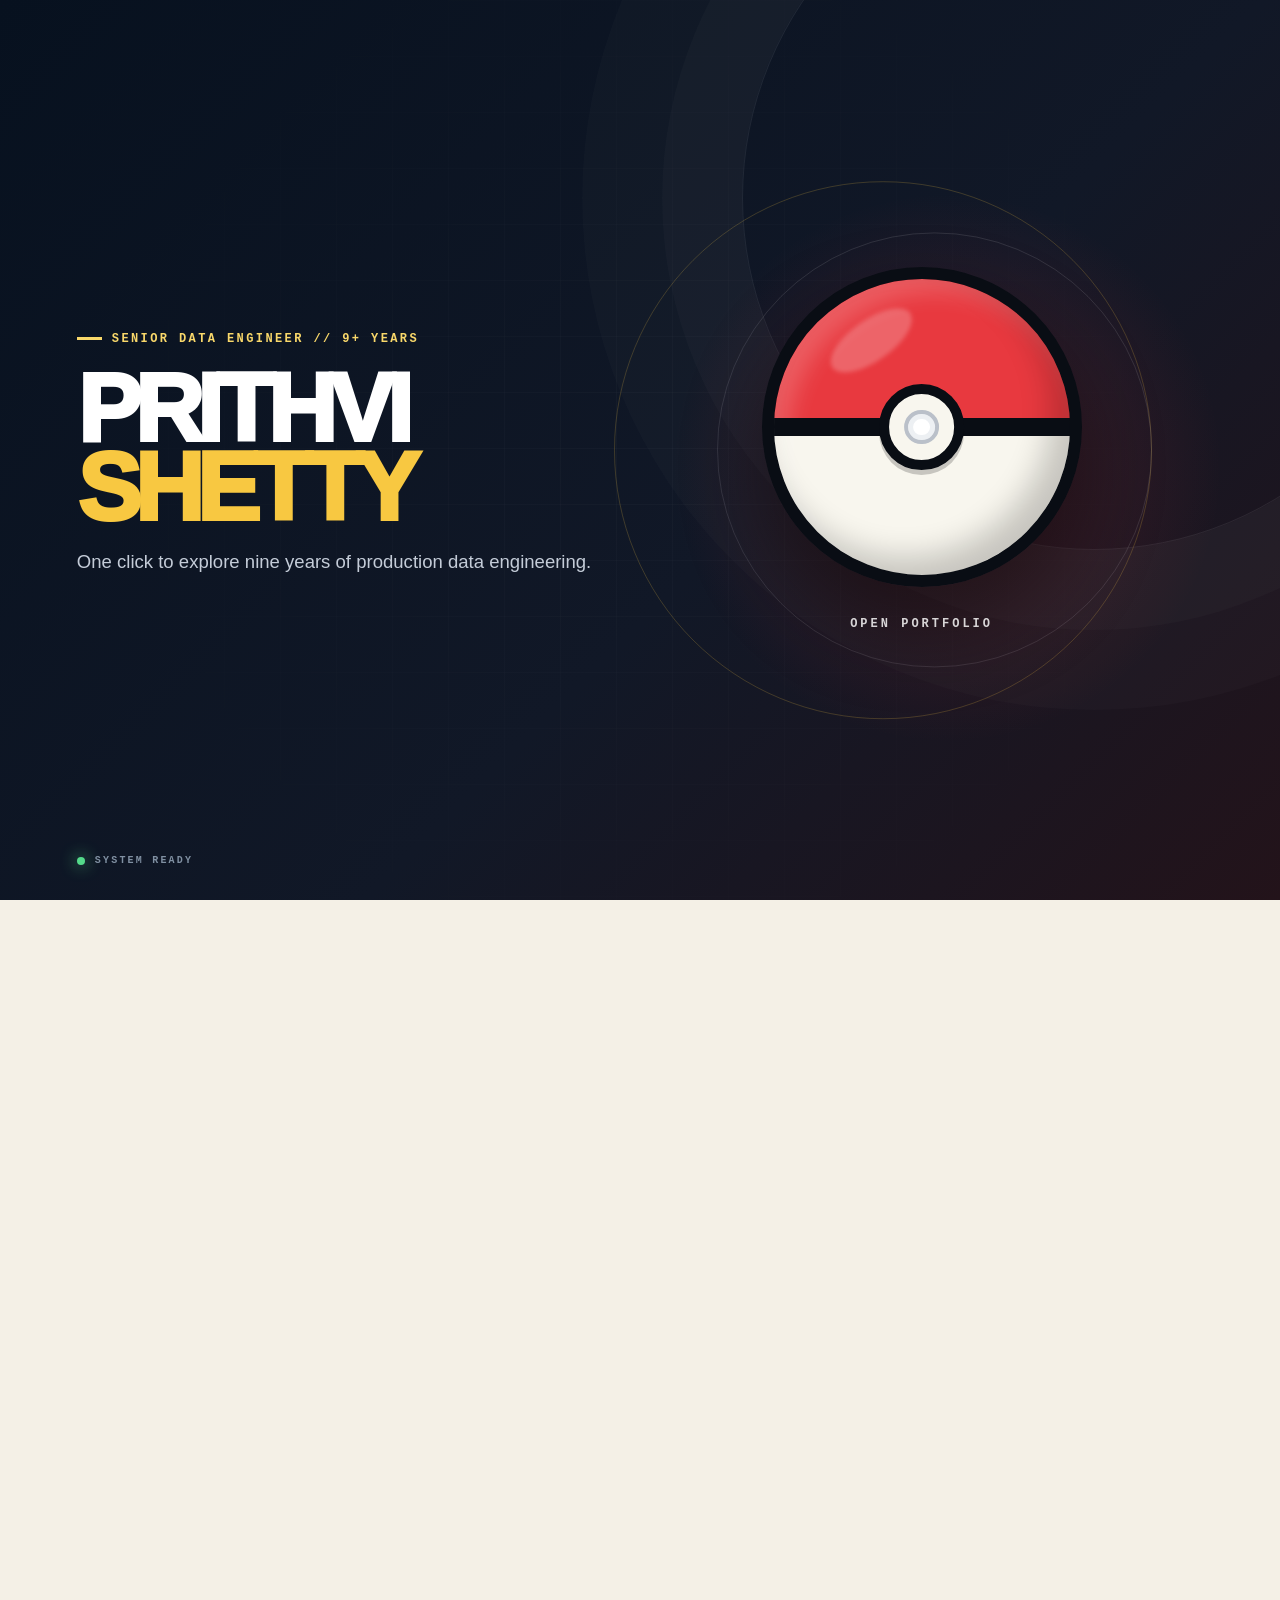
<file: index.html>
<!doctype html>
<html lang="en">
<head>
  <meta charset="utf-8">
  <meta name="viewport" content="width=device-width, initial-scale=1">
  <title>Prithvi Shetty | Senior Data Engineer</title>
  <meta name="description" content="Senior Data Engineer with 9+ years building governed cloud data platforms and batch and streaming pipelines across healthcare, insurance and banking.">
  <meta name="theme-color" content="#111827">
  <link rel="canonical" href="https://prithvishetty319.github.io/">
  <meta property="og:title" content="Prithvi Shetty | Senior Data Engineer">
  <meta property="og:description" content="Cloud-scale data platforms. Governed pipelines. Production reliability.">
  <meta property="og:type" content="website">
  <meta property="og:url" content="https://prithvishetty319.github.io/">
  <meta property="og:image" content="https://prithvishetty319.github.io/prithvi-shetty-social-preview.png">
  <meta property="og:image:width" content="1731">
  <meta property="og:image:height" content="909">
  <meta property="og:image:alt" content="Prithvi Shetty, Senior Data Engineer">
  <meta name="twitter:card" content="summary_large_image">
  <meta name="twitter:title" content="Prithvi Shetty | Senior Data Engineer">
  <meta name="twitter:description" content="Cloud-scale data platforms. Governed pipelines. Production reliability.">
  <meta name="twitter:image" content="https://prithvishetty319.github.io/prithvi-shetty-social-preview.png">
  <link rel="icon" href="favicon.svg">
  <link rel="stylesheet" href="styles.css">
  <style>
    .cert-status {
      color: var(--yellow);
      display: block;
      font-style: normal;
      font-weight: 900;
      letter-spacing: .09em;
      margin-bottom: 8px;
    }

    .cert-list small {
      color: #cbd5e1;
      display: block;
      font-size: 8px;
      letter-spacing: .08em;
      margin-top: 6px;
    }
  </style>
</head>
<body>
<main>
<section class="entry-screen  " aria-hidden="false">
<div class="entry-grid">
</div>
<div class="entry-orbit orbit-one">
</div>
<div class="entry-orbit orbit-two">
</div>
<div class="entry-copy">
<span class="eyebrow light">SENIOR DATA ENGINEER // 9+ YEARS</span>
<h1>Prithvi<br/>
<em>Shetty</em>
</h1>
<p>One click to explore nine years of production data engineering.</p>
</div>
<button class="pokeball-trigger" aria-label="Open Prithvi Shetty&#x27;s portfolio">
<span class="pokeball " aria-hidden="true">
<span class="pokeball-shine">
</span>
<span class="pokeball-band">
</span>
<span class="pokeball-button">
<span>
</span>
</span>
</span>
<span class="trigger-label">OPEN PORTFOLIO</span>
</button>
<div class="entry-status">
<span>
</span> SYSTEM READY</div>
</section>
<div class="portfolio " aria-hidden="true">
<header class="site-header">
<a class="brand" href="#top" aria-label="Prithvi Shetty home">
<span class="pokeball pokeball-compact" aria-hidden="true">
<span class="pokeball-shine">
</span>
<span class="pokeball-band">
</span>
<span class="pokeball-button">
<span>
</span>
</span>
</span>
<span>
<strong>PRITHVI</strong>
<small>DATA ENGINEER</small>
</span>
</a>
<nav aria-label="Main navigation">
<a href="#profile">Profile</a>
<a href="#experience">Journey</a>
<a href="#projects">Projects</a>
<a href="#contact">Contact</a>
</nav>
<a class="header-cta" href="Prithvi_Shetty_Senior_Data_Engineer_Resume.pdf" target="_blank" rel="noreferrer">View résumé ↗</a>
</header>
<section class="hero" id="top">
<div class="hero-rings" aria-hidden="true">
<span>
</span>
<span>
</span>
<span>
</span>
</div>
<div class="hero-content">
<span class="eyebrow">SENIOR DATA ENGINEER // UNITED STATES</span>
<h2>I build data platforms<br/>that stay <em>production-ready.</em>
</h2>
<p class="hero-lede">
<strong>Nine years</strong> designing reliable batch and streaming systems across healthcare, insurance and banking. Built with <strong>cloud-scale engineering</strong>, governed data and measurable operational discipline.</p>
<div class="hero-proof" aria-label="Core expertise">
<span>
<b>CORE PLATFORMS</b>Azure · AWS · Databricks · Snowflake</span>
<span>
<b>ENGINEERING FOCUS</b>Batch · Streaming · Governance · Reliability</span>
</div>
<div class="hero-actions">
<a class="button primary" href="#projects">Explore projects <span>↓</span>
</a>
<a class="button secondary" href="https://github.com/prithvishetty319" target="_blank" rel="noreferrer">Review GitHub <span>↗</span>
</a>
</div>
</div>
<aside class="trainer-card" aria-label="Professional profile summary">
<div class="card-topline">
<span>PROFESSIONAL PROFILE</span>
<span>#0319</span>
</div>
<div class="avatar-area">
<div class="avatar-mark">PS</div>
<div class="level-pill">9+ YEARS</div>
</div>
<div class="card-name">
<strong>PRITHVI SHETTY</strong>
<span>DATA PLATFORM SPECIALIST</span>
</div>
<div class="card-stats">
<div>
<span>REGION</span>
<strong>US / REMOTE</strong>
</div>
<div>
<span>SPECIALTY</span>
<strong>PLATFORM</strong>
</div>
<div>
<span>STATUS</span>
<strong class="available">AVAILABLE</strong>
</div>
</div>
<div class="card-code">
<i>
</i>
<i>
</i>
<i>
</i>
<i>
</i>
<i>
</i>
<i>
</i>
<i>
</i>
<i>
</i>
<i>
</i>
<i>
</i>
<i>
</i>
</div>
</aside>
</section>
<section class="stats-strip" aria-label="Career highlights">
<div>
<strong>9+</strong>
<span>
<b>EXPERIENCE</b>
<small>YEARS IN DATA ENGINEERING</small>
</span>
</div>
<div>
<strong>15–20</strong>
<span>
<b>DELIVERY</b>
<small>PRODUCTION PIPELINES AT CVS</small>
</span>
</div>
<div>
<strong>8–12</strong>
<span>
<b>INTEGRATION</b>
<small>SOURCE SYSTEMS AT CVS</small>
</span>
</div>
<div>
<strong>30%</strong>
<span>
<b>MODERNIZATION</b>
<small>LESS ETL PROCESSING TIME AT NORTHERN TRUST</small>
</span>
</div>
</section>
<section class="profile-section section-shell" id="profile">
<div class="section-heading">
<span class="section-number">01</span>
<div>
<span class="eyebrow">ENGINEERING PROFILE</span>
<h2>Platform instincts.<br/>Production discipline.</h2>
</div>
</div>
<div class="profile-grid">
<p class="profile-lead">I turn complex enterprise data into <strong>reliable products</strong> that analytics, operations and machine-learning teams can trust.</p>
<div class="profile-copy">
<p>My work spans <strong>cloud migrations, lakehouse architecture, batch and real-time pipelines, governance, quality and observability.</strong> I have delivered in environments where accuracy and auditability are part of the architecture rather than an afterthought.</p>
<p>
<strong>Current focus:</strong> Azure Data Factory and Databricks pipelines at CVS Health, with reusable PySpark transformations, incremental Delta Lake processing, Spark tuning and automated data-quality controls.</p>
</div>
</div>
<div class="skill-grid">
<article class="skill-card">
<span class="skill-index">01</span>
<h3>Cloud</h3>
<div class="skill-tags">
<span>Azure</span>
<span>AWS</span>
<span>Databricks</span>
<span>Snowflake</span>
<span>ADLS</span>
<span>S3</span>
</div>
</article>
<article class="skill-card">
<span class="skill-index">02</span>
<h3>Data Systems</h3>
<div class="skill-tags">
<span>Spark</span>
<span>PySpark</span>
<span>Kafka</span>
<span>Airflow</span>
<span>Delta Lake</span>
<span>dbt</span>
</div>
</article>
<article class="skill-card">
<span class="skill-index">03</span>
<h3>Engineering</h3>
<div class="skill-tags">
<span>Python</span>
<span>SQL</span>
<span>Terraform</span>
<span>Docker</span>
<span>Kubernetes</span>
<span>CI/CD</span>
</div>
</article>
<article class="skill-card">
<span class="skill-index">04</span>
<h3>Trust</h3>
<div class="skill-tags">
<span>Unity Catalog</span>
<span>Lineage</span>
<span>Data Quality</span>
<span>RBAC</span>
<span>HIPAA</span>
<span>Observability</span>
</div>
</article>
</div>
</section>
<section class="experience-section" id="experience">
<div class="section-shell">
<div class="section-heading inverted">
<span class="section-number">02</span>
<div>
<span class="eyebrow light">CAREER JOURNEY</span>
<h2>Built through real<br/>production systems.</h2>
</div>
</div>
<div class="timeline">
<article class="timeline-item">
<div class="timeline-marker">
<span>01</span>
</div>
<div class="timeline-date">APR 2024 - PRESENT</div>
<div class="timeline-main">
<h3>CVS Health</h3>
<h4>Senior Data Engineer</h4>
<p>Built Azure pipelines processing approximately 500 GB to 1 TB of healthcare and operational data per month. Developed reusable transformations across 15–20 production ETL/ELT pipelines and incremental ingestion across 8–12 source systems. Improved targeted Spark workload runtime by approximately 25–30% and reduced recurring downstream data-quality issues by approximately 20–25%.</p>
<span class="tool-line">Azure Data Factory · Databricks · Python · PySpark · SQL · Delta Lake · ADLS Gen2</span>
</div>
</article>

<article class="timeline-item">
<div class="timeline-marker">
<span>02</span>
</div>
<div class="timeline-date">NOV 2023 - MAR 2024</div>
<div class="timeline-main">
<h3>Galderma</h3>
<h4>Senior Data Engineer</h4>
<p>Supported and enhanced Azure and Databricks healthcare pipelines. Built PySpark, Delta Lake, Snowflake and dbt transformations with Unity Catalog governance and automated validation for reporting and ML-ready workflows.</p>
<span class="tool-line">Azure · Databricks · Snowflake · PySpark · Delta Lake</span>
</div>
</article>
<article class="timeline-item">
<div class="timeline-marker">
<span>03</span>
</div>
<div class="timeline-date">2021 - 2023</div>
<div class="timeline-main">
<h3>Blue Cross Blue Shield</h3>
<h4>Data Engineer</h4>
<p>Built production insurance pipelines and analytics foundations across AWS, Spark, Redshift and Snowflake while maintaining 98%+ SLA adherence.</p>
<span class="tool-line">AWS · Spark · Kafka · Airflow · Redshift</span>
</div>
</article>
<article class="timeline-item">
<div class="timeline-marker">
<span>04</span>
</div>
<div class="timeline-date">2020 - 2021</div>
<div class="timeline-main">
<h3>Northern Trust</h3>
<h4>ETL Engineer</h4>
<p>Modernized financial ETL and near-real-time reporting workflows. Reduced legacy processing time by 30% through platform migration.</p>
<span class="tool-line">Informatica · Talend · Kafka · AWS · Hadoop</span>
</div>
</article>
<article class="timeline-item">
<div class="timeline-marker">
<span>05</span>
</div>
<div class="timeline-date">2015 - 2018</div>
<div class="timeline-main">
<h3>Luxoft + Optimum InfoSystem</h3>
<h4>Hadoop Engineer / Data Analyst</h4>
<p>Built the foundation in distributed processing, ETL, SQL optimization, Python automation and analytics delivery.</p>
<span class="tool-line">Hadoop · Hive · Spark · Python · Tableau</span>
</div>
</article>
</div>
<div class="education-card">
<div>
<span class="eyebrow light">EDUCATION</span>
<h3>Master of Science<br/>Engineering Management</h3>
</div>
<div>
<strong>California State University, Northridge</strong>
<span>2018 - 2020</span>
</div>
<div class="cert-list">
<span><i class="cert-status">Currently preparing for</i>Microsoft Certified<br/>
<strong>Fabric Data Engineer Associate</strong><small>Exam DP-700</small>
</span>
<span><i class="cert-status">Currently preparing for</i>Databricks Certified<br/>
<strong>Data Engineer Associate</strong>
</span>
</div>
</div>
</div>
</section>
<section class="projects-section section-shell" id="projects">
<div class="section-heading">
<span class="section-number">03</span>
<div>
<span class="eyebrow">SELECTED ENGINEERING PROJECTS</span>
<h2>Six systems.<br/>One engineering standard.</h2>
</div>
</div>
<p class="section-intro">Architecture-first projects demonstrating how I approach scale, reliability, governance and operational tradeoffs.</p>
<div class="project-grid">
<a class="project-card water" href="https://github.com/prithvishetty319/enterprise-healthcare-data-platform" target="_blank" rel="noreferrer">
<div class="project-top">
<span>#<!-- -->001</span>
<span>AZURE / DATABRICKS</span>
</div>
<div class="project-symbol">
<span>
</span>
<i>
</i>
</div>
<h3>Enterprise Healthcare Data Platform</h3>
<p>Governed healthcare lakehouse with medallion layers, streaming ingestion, data quality controls and HIPAA-aligned access patterns.</p>
<div class="project-tags">
<span>PySpark</span>
<span>Delta Lake</span>
<span>Unity Catalog</span>
</div>
<div class="project-link">OPEN CASE FILE <span>↗</span>
</div>
</a>
<a class="project-card fire" href="https://github.com/prithvishetty319/zero-downtime-lakehouse-migration" target="_blank" rel="noreferrer">
<div class="project-top">
<span>#<!-- -->002</span>
<span>PLATFORM MODERNIZATION</span>
</div>
<div class="project-symbol">
<span>
</span>
<i>
</i>
</div>
<h3>Zero-Downtime Lakehouse Migration</h3>
<p>A phased migration blueprint with dual writes, reconciliation gates, rollback controls and measurable cutover readiness.</p>
<div class="project-tags">
<span>Spark</span>
<span>Terraform</span>
<span>Observability</span>
</div>
<div class="project-link">OPEN CASE FILE <span>↗</span>
</div>
</a>
<a class="project-card electric" href="https://github.com/prithvishetty319/metadata-driven-data-platform" target="_blank" rel="noreferrer">
<div class="project-top">
<span>#<!-- -->003</span>
<span>PLATFORM ENGINEERING</span>
</div>
<div class="project-symbol">
<span>
</span>
<i>
</i>
</div>
<h3>Metadata-Driven Data Platform</h3>
<p>Configuration-first ingestion and transformation framework designed to standardize onboarding, contracts and operational controls.</p>
<div class="project-tags">
<span>Airflow</span>
<span>Python</span>
<span>Data Contracts</span>
</div>
<div class="project-link">OPEN CASE FILE <span>↗</span>
</div>
</a>
<a class="project-card grass" href="https://github.com/prithvishetty319/realtime-claims-streaming-platform" target="_blank" rel="noreferrer">
<div class="project-top">
<span>#<!-- -->004</span>
<span>EVENT STREAMING</span>
</div>
<div class="project-symbol">
<span>
</span>
<i>
</i>
</div>
<h3>Real-Time Claims Streaming</h3>
<p>Claims processing architecture with event validation, replay-safe transformations, anomaly detection and real-time monitoring.</p>
<div class="project-tags">
<span>Kafka</span>
<span>Spark Streaming</span>
<span>AWS</span>
</div>
<div class="project-link">OPEN CASE FILE <span>↗</span>
</div>
</a>
<a class="project-card psychic" href="https://github.com/prithvishetty319/data-platform-observability" target="_blank" rel="noreferrer">
<div class="project-top">
<span>#<!-- -->005</span>
<span>RELIABILITY ENGINEERING</span>
</div>
<div class="project-symbol">
<span>
</span>
<i>
</i>
</div>
<h3>Data Platform Observability</h3>
<p>End-to-end health signals for freshness, volume, schema, lineage and SLA monitoring across production data products.</p>
<div class="project-tags">
<span>OpenLineage</span>
<span>Metrics</span>
<span>Alerting</span>
</div>
<div class="project-link">OPEN CASE FILE <span>↗</span>
</div>
</a>
<a class="project-card steel" href="https://github.com/prithvishetty319/secure-cloud-platform-iac" target="_blank" rel="noreferrer">
<div class="project-top">
<span>#<!-- -->006</span>
<span>CLOUD FOUNDATION</span>
</div>
<div class="project-symbol">
<span>
</span>
<i>
</i>
</div>
<h3>Secure Cloud Platform IaC</h3>
<p>Reusable infrastructure modules with least-privilege access, encryption, environment isolation and automated policy checks.</p>
<div class="project-tags">
<span>Terraform</span>
<span>IAM</span>
<span>CI/CD</span>
</div>
<div class="project-link">OPEN CASE FILE <span>↗</span>
</div>
</a>
</div>
<a class="all-projects" href="https://github.com/prithvishetty319?tab=repositories" target="_blank" rel="noreferrer">VIEW ALL GITHUB REPOSITORIES <span>↗</span>
</a>
</section>
<section class="contact-section" id="contact">
<div class="contact-orbit" aria-hidden="true">
<span class="pokeball " aria-hidden="true">
<span class="pokeball-shine">
</span>
<span class="pokeball-band">
</span>
<span class="pokeball-button">
<span>
</span>
</span>
</span>
</div>
<div class="section-shell contact-inner">
<span class="eyebrow light">BUILDING YOUR NEXT DATA PLATFORM?</span>
<h2>Let&#x27;s build the data<br/>platform behind it.</h2>
<p>Open to senior, lead and data-platform engineering opportunities in the United States.</p>
<div class="contact-actions">
<a href="mailto:prithvishetty096@gmail.com">EMAIL ME <span>↗</span>
</a>
<a href="https://www.linkedin.com/in/prithvis319" target="_blank" rel="noreferrer">LINKEDIN <span>↗</span>
</a>
<a href="https://github.com/prithvishetty319" target="_blank" rel="noreferrer">GITHUB <span>↗</span>
</a>
<a href="Prithvi_Shetty_Senior_Data_Engineer_Resume.pdf" target="_blank" rel="noreferrer">VIEW RÉSUMÉ <span>↗</span>
</a>
</div>
</div>
</section>
<footer>
<span>© 2026 PRITHVI SHETTY</span>
<span>ENGINEERED WITH CURIOSITY + DISCIPLINE</span>
<a href="#top">BACK TO TOP ↑</a>
</footer>
</div>
</main>

<script>
  (() => {
    const entry = document.querySelector('.entry-screen');
    const portfolio = document.querySelector('.portfolio');
    const trigger = document.querySelector('.pokeball-trigger');
    let opening = false;

    trigger?.addEventListener('click', () => {
      if (opening) return;
      opening = true;
      entry?.classList.add('is-opening');

      window.setTimeout(() => {
        entry?.classList.add('is-entered');
        entry?.setAttribute('aria-hidden', 'true');
        portfolio?.classList.add('is-visible');
        portfolio?.setAttribute('aria-hidden', 'false');
        document.body.classList.add('site-open');
      }, 850);
    });
  })();
</script>
</body>
</html>
</file>
<file: styles.css>
/*! tailwindcss v4.2.1 | MIT License | https://tailwindcss.com */
@layer theme{:root,:host{--font-sans:ui-sans-serif, system-ui, sans-serif, "Apple Color Emoji", "Segoe UI Emoji", "Segoe UI Symbol", "Noto Color Emoji";--font-mono:ui-monospace, SFMono-Regular, Menlo, Monaco, Consolas, "Liberation Mono", "Courier New", monospace;--spacing:.25rem;--default-font-family:var(--font-sans);--default-mono-font-family:var(--font-mono)}}@layer base{*,:after,:before,::backdrop{box-sizing:border-box;border:0 solid;margin:0;padding:0}::file-selector-button{box-sizing:border-box;border:0 solid;margin:0;padding:0}html,:host{-webkit-text-size-adjust:100%;tab-size:4;line-height:1.5;font-family:var(--default-font-family,ui-sans-serif, system-ui, sans-serif, "Apple Color Emoji", "Segoe UI Emoji", "Segoe UI Symbol", "Noto Color Emoji");font-feature-settings:var(--default-font-feature-settings,normal);font-variation-settings:var(--default-font-variation-settings,normal);-webkit-tap-highlight-color:transparent}hr{height:0;color:inherit;border-top-width:1px}abbr:where([title]){-webkit-text-decoration:underline dotted;text-decoration:underline dotted}h1,h2,h3,h4,h5,h6{font-size:inherit;font-weight:inherit}a{color:inherit;-webkit-text-decoration:inherit;-webkit-text-decoration:inherit;-webkit-text-decoration:inherit;-webkit-text-decoration:inherit;text-decoration:inherit}b,strong{font-weight:bolder}code,kbd,samp,pre{font-family:var(--default-mono-font-family,ui-monospace, SFMono-Regular, Menlo, Monaco, Consolas, "Liberation Mono", "Courier New", monospace);font-feature-settings:var(--default-mono-font-feature-settings,normal);font-variation-settings:var(--default-mono-font-variation-settings,normal);font-size:1em}small{font-size:80%}sub,sup{vertical-align:baseline;font-size:75%;line-height:0;position:relative}sub{bottom:-.25em}sup{top:-.5em}table{text-indent:0;border-color:inherit;border-collapse:collapse}:-moz-focusring{outline:auto}progress{vertical-align:baseline}summary{display:list-item}ol,ul,menu{list-style:none}img,svg,video,canvas,audio,iframe,embed,object{vertical-align:middle;display:block}img,video{max-width:100%;height:auto}button,input,select,optgroup,textarea{font:inherit;font-feature-settings:inherit;font-variation-settings:inherit;letter-spacing:inherit;color:inherit;opacity:1;background-color:#0000;border-radius:0}::file-selector-button{font:inherit;font-feature-settings:inherit;font-variation-settings:inherit;letter-spacing:inherit;color:inherit;opacity:1;background-color:#0000;border-radius:0}:where(select:is([multiple],[size])) optgroup{font-weight:bolder}:where(select:is([multiple],[size])) optgroup option{padding-inline-start:20px}::file-selector-button{margin-inline-end:4px}::placeholder{opacity:1}@supports (not ((-webkit-appearance:-apple-pay-button))) or (contain-intrinsic-size:1px){::placeholder{color:currentColor}@supports (color:color-mix(in lab, red, red)){::placeholder{color:color-mix(in oklab, currentcolor 50%, transparent)}}}textarea{resize:vertical}::-webkit-search-decoration{-webkit-appearance:none}::-webkit-date-and-time-value{min-height:1lh;text-align:inherit}::-webkit-datetime-edit{display:inline-flex}::-webkit-datetime-edit-fields-wrapper{padding:0}::-webkit-datetime-edit{padding-block:0}::-webkit-datetime-edit-year-field{padding-block:0}::-webkit-datetime-edit-month-field{padding-block:0}::-webkit-datetime-edit-day-field{padding-block:0}::-webkit-datetime-edit-hour-field{padding-block:0}::-webkit-datetime-edit-minute-field{padding-block:0}::-webkit-datetime-edit-second-field{padding-block:0}::-webkit-datetime-edit-millisecond-field{padding-block:0}::-webkit-datetime-edit-meridiem-field{padding-block:0}::-webkit-calendar-picker-indicator{line-height:1}:-moz-ui-invalid{box-shadow:none}button,input:where([type=button],[type=reset],[type=submit]){appearance:button}::file-selector-button{appearance:button}::-webkit-inner-spin-button{height:auto}::-webkit-outer-spin-button{height:auto}[hidden]:where(:not([hidden=until-found])){display:none!important}}@layer components;@layer utilities{.visible{visibility:visible}.relative{position:relative}.start{inset-inline-start:var(--spacing)}.table{display:table}}:root{--ink:#111827;--cream:#f4f0e6;--paper:#fffdf7;--red:#e8393f;--red-dark:#a51d2c;--yellow:#f8c841;--blue:#2463a8;--line:#1118272e;--font-display:"Arial Black", "Helvetica Neue", Arial, sans-serif;--font-body:Aptos, "Segoe UI", Inter, Helvetica, Arial, sans-serif;--font-mono:"Cascadia Mono", "SFMono-Regular", Consolas, Menlo, monospace}*{box-sizing:border-box}html{scroll-behavior:smooth;background:var(--ink)}body{background:var(--cream);color:var(--ink);font-family:var(--font-body);margin:0;font-size:16px;font-weight:450;overflow-x:hidden}body:not(.site-open){overflow:hidden}a{color:inherit;text-decoration:none}button,a{-webkit-tap-highlight-color:transparent}.entry-screen{z-index:1000;color:#fff;background:radial-gradient(circle at 74% 52%,#e8393f3d,#0000 26%),linear-gradient(135deg,#07111f 0%,#111827 58%,#23131a 100%);grid-template-columns:1fr 1fr;align-items:center;padding:clamp(30px,6vw,100px);transition:opacity .6s .2s,visibility .6s .2s;display:grid;position:fixed;inset:0;overflow:hidden}.entry-screen.is-entered{opacity:0;visibility:hidden;pointer-events:none}.entry-grid{opacity:.12;background-image:linear-gradient(#fff3 1px,#0000 1px),linear-gradient(90deg,#fff3 1px,#0000 1px);background-size:56px 56px;position:absolute;inset:0;-webkit-mask-image:radial-gradient(circle,#000,#0000 75%);mask-image:radial-gradient(circle,#000,#0000 75%)}.entry-screen:after{content:"";border:1px solid #ffffff14;border-radius:50%;width:55vw;min-width:680px;height:55vw;min-height:680px;position:absolute;top:-12vw;right:-13vw;box-shadow:0 0 0 80px #ffffff05,0 0 0 160px #ffffff04}.entry-copy{z-index:2;max-width:720px;position:relative}.entry-copy h1{font-family:var(--font-display);letter-spacing:-.075em;text-transform:uppercase;margin:22px 0 20px;font-size:clamp(58px,7.5vw,118px);font-weight:950;line-height:.82}.entry-copy h1 em{color:var(--yellow);font-style:normal}.entry-copy p{color:#c4ccd8;max-width:540px;font-size:clamp(17px,1.45vw,22px);font-weight:520;line-height:1.58}.eyebrow{color:var(--red-dark);font-family:var(--font-mono);letter-spacing:.2em;align-items:center;gap:10px;font-size:12px;font-weight:900;display:inline-flex}.eyebrow:before{content:"";background:currentColor;width:25px;height:3px}.eyebrow.light{color:#f9d86a}.pokeball-trigger{z-index:3;color:#fff;cursor:pointer;background:0 0;border:0;flex-direction:column;justify-self:center;align-items:center;gap:28px;display:flex;position:relative}.pokeball-trigger:focus-visible{outline:3px solid var(--yellow);outline-offset:12px;border-radius:50%}.pokeball{aspect-ratio:1;background:linear-gradient(to bottom, var(--red) 0 47%, #0b0f16 47% 53%, #f8f6ee 53% 100%);border:clamp(10px,1vw,15px) solid #090d14;border-radius:50%;width:clamp(210px,25vw,380px);transition:transform .35s cubic-bezier(.2,.8,.2,1),filter .35s;display:block;position:relative;overflow:hidden;box-shadow:0 42px 80px #00000073,inset -18px -18px 30px #0003,inset 14px 14px 22px #ffffff2e}.pokeball-trigger:hover .pokeball{filter:saturate(1.12);transform:translateY(-9px)rotate(-4deg)scale(1.02)}.pokeball-shine{filter:blur(2px);background:#ffffff38;border-radius:50%;width:32%;height:14%;position:absolute;top:14%;left:17%;transform:rotate(-35deg)}.pokeball-band{background:#090d14;height:6%;position:absolute;inset:47% -5% auto}.pokeball-button{aspect-ratio:1;background:#f8f6ee;border:clamp(9px,.8vw,13px) solid #090d14;border-radius:50%;place-items:center;width:29%;display:grid;position:absolute;top:50%;left:50%;transform:translate(-50%,-50%);box-shadow:0 5px #0003}.pokeball-button span{aspect-ratio:1;background:#fff;border:4px solid #bac0c9;border-radius:50%;width:52%;box-shadow:inset 0 0 0 5px #edf0f3}.pokeball-compact{width:38px;box-shadow:none;border-width:3px;flex:none}.pokeball-compact .pokeball-button{border-width:3px}.pokeball-compact .pokeball-button span{box-shadow:none;border-width:1px}.trigger-label{font-family:var(--font-mono);letter-spacing:.25em;opacity:.82;font-size:12px;font-weight:900;animation:1.8s ease-in-out infinite pulse}.entry-status{color:#8090a2;letter-spacing:.22em;align-items:center;gap:10px;font:700 10px/1 ui-monospace,monospace;display:flex;position:absolute;bottom:34px;left:clamp(30px,6vw,100px)}.entry-status span{background:#54da8a;border-radius:50%;width:8px;height:8px;box-shadow:0 0 16px #54da8a}.entry-orbit{border:1px solid #f8c84133;border-radius:50%;position:absolute;top:50%;right:10%;transform:translateY(-50%)}.orbit-one{width:42vw;height:42vw}.orbit-two{border-color:#ffffff1c;width:34vw;height:34vw}.entry-screen.is-opening .pokeball{animation:.85s cubic-bezier(.4,0,.2,1) forwards ball-open}.entry-screen.is-opening .pokeball-button span{animation:.85s forwards flash}.portfolio{opacity:0;min-height:100vh;transition:opacity .6s,transform .6s;transform:scale(.985)}.portfolio.is-visible{opacity:1;transform:none}.site-header{z-index:50;border-bottom:1px solid var(--line);-webkit-backdrop-filter:blur(18px);backdrop-filter:blur(18px);background:#f4f0e6e8;justify-content:space-between;align-items:center;gap:26px;min-height:78px;padding:0 clamp(22px,5vw,76px);display:flex;position:sticky;top:0}.brand{align-items:center;gap:11px;display:flex}.brand>span:last-child{flex-direction:column;display:flex}.brand strong{font-family:var(--font-display);letter-spacing:.12em;font-size:14px;font-weight:950}.brand small{color:#687080;letter-spacing:.18em;margin-top:2px;font:700 8px/1.2 ui-monospace,monospace}.site-header nav{text-transform:uppercase;letter-spacing:.12em;align-items:center;gap:clamp(18px,3vw,42px);font:700 11px/1 ui-monospace,monospace;display:flex}.site-header nav a{padding:32px 0;position:relative}.site-header nav a:after{content:"";background:var(--red);height:2px;transition:right .2s;position:absolute;bottom:22px;left:0;right:100%}.site-header nav a:hover:after{right:0}.header-cta{border:1px solid var(--ink);letter-spacing:.14em;padding:12px 18px;font:800 10px/1 ui-monospace,monospace;transition:all .2s}.header-cta:hover{color:#fff;background:var(--ink)}.hero{background:var(--paper);grid-template-columns:minmax(0,1.2fr) minmax(340px,.65fr);align-items:center;gap:clamp(40px,7vw,110px);min-height:760px;padding:90px clamp(24px,7vw,110px) 105px;display:grid;position:relative;overflow:hidden}.hero:before{content:"";background:var(--red);width:26%;height:100%;position:absolute;top:0;right:0}.hero-content{z-index:2;max-width:900px;position:relative}.hero h2,.section-heading h2,.contact-section h2{font-family:var(--font-display);letter-spacing:-.07em;margin:22px 0 28px;font-size:clamp(54px,6.1vw,102px);font-weight:950;line-height:.9}.hero h2 em{color:var(--red);white-space:nowrap;font-style:normal;position:relative}.hero h2 em:after{content:"";background:var(--yellow);z-index:-1;height:9px;position:absolute;bottom:-5px;left:0;right:0;transform:rotate(-1.5deg)}.hero-lede{color:#3e4755;max-width:760px;font-size:clamp(18px,1.5vw,22px);font-weight:480;line-height:1.65}.hero-lede strong{color:var(--ink);font-weight:850}.hero-proof{grid-template-columns:1fr 1.25fr;gap:10px;max-width:780px;margin-top:28px;display:grid}.hero-proof span{border-left:4px solid var(--red);color:#404956;background:#f3efe5;flex-direction:column;gap:7px;padding:14px 16px;font-size:13px;font-weight:700;line-height:1.35;display:flex}.hero-proof span:last-child{border-color:var(--yellow)}.hero-proof b{color:var(--ink);font-family:var(--font-mono);letter-spacing:.14em;font-size:9px;font-weight:900}.hero-actions{flex-wrap:wrap;gap:12px;margin-top:38px;display:flex}.button{border:1px solid var(--ink);min-width:210px;font:900 12px/1 var(--font-mono);letter-spacing:.08em;text-transform:uppercase;justify-content:space-between;align-items:center;padding:19px 22px;transition:all .2s;display:inline-flex}.button.primary{color:#fff;background:var(--ink)}.button.primary:hover{background:var(--red);border-color:var(--red)}.button.secondary:hover{background:var(--yellow)}.trainer-card{z-index:3;border:3px solid var(--ink);width:min(100%,410px);box-shadow:14px 14px 0 var(--ink);background:#f4ce50;border-radius:20px;justify-self:center;padding:22px;position:relative;transform:rotate(2deg)}.trainer-card:before{content:"";pointer-events:none;border:1px solid #11182766;border-radius:13px;position:absolute;inset:8px}.card-topline{letter-spacing:.14em;justify-content:space-between;padding:2px 5px 14px;font:900 10px/1 ui-monospace,monospace;display:flex}.avatar-area{border:3px solid var(--ink);background:repeating-linear-gradient(-45deg,#e94147 0 18px,#d42c39 18px 36px);border-radius:12px 12px 34px;place-items:center;height:240px;display:grid;position:relative;overflow:hidden}.avatar-area:before{content:"";border:50px solid #ffffff1f;border-radius:50%;width:320px;height:320px;position:absolute}.avatar-mark{z-index:2;aspect-ratio:1;border:5px solid var(--ink);color:#fff;background:var(--blue);letter-spacing:-.07em;border-radius:50%;place-items:center;width:145px;font-size:55px;font-weight:950;display:grid;position:relative;box-shadow:8px 8px #11182740}.level-pill{z-index:3;border:2px solid var(--ink);background:var(--paper);border-radius:20px;padding:7px 10px;font:900 10px/1 ui-monospace,monospace;position:absolute;top:12px;right:12px}.card-name{flex-direction:column;padding:17px 5px 12px;display:flex}.card-name strong{font-family:var(--font-display);letter-spacing:-.045em;font-size:27px;font-weight:950}.card-name span{letter-spacing:.12em;margin-top:4px;font:800 9px/1.4 ui-monospace,monospace}.card-stats{border:2px solid var(--ink);background:var(--paper);grid-template-columns:repeat(3,1fr);display:grid}.card-stats div{border-right:1px solid var(--ink);padding:10px}.card-stats div:last-child{border:0}.card-stats span,.card-stats strong{font-family:ui-monospace,monospace;display:block}.card-stats span{color:#6b7280;font-size:7px;font-weight:800}.card-stats strong{margin-top:5px;font-size:8px}.card-stats .available{color:#138647}.card-code{gap:4px;margin:14px 5px 2px;display:flex}.card-code i{background:var(--ink);flex:1;height:22px}.card-code i:nth-child(3n){flex:.35}.hero-rings{border:1px solid #11182714;border-radius:50%;width:45vw;height:45vw;position:absolute;right:12%}.hero-rings span{border:1px solid #11182714;border-radius:50%;position:absolute;inset:12%}.hero-rings span:nth-child(2){inset:27%}.hero-rings span:nth-child(3){background:#f8c84173;inset:42%}.stats-strip{color:#fff;background:var(--ink);grid-template-columns:repeat(4,1fr);display:grid}.stats-strip div{border-right:1px solid #ffffff26;justify-content:center;align-items:center;gap:20px;min-height:155px;padding:25px;display:flex}.stats-strip div:last-child{border:0}.stats-strip strong{color:var(--yellow);font-family:var(--font-display);letter-spacing:-.07em;font-size:clamp(42px,4.2vw,68px);font-weight:950}.stats-strip span{font-family:var(--font-mono);flex-direction:column;gap:7px;display:flex}.stats-strip span b{color:#fff;letter-spacing:.1em;font-size:11px;font-weight:900}.stats-strip span small{color:#aeb8c6;letter-spacing:.08em;max-width:145px;font-size:9px;font-weight:700;line-height:1.45}.section-shell{width:min(1450px,100% - 48px);margin:0 auto}.profile-section,.projects-section{padding-top:130px;padding-bottom:140px}.section-heading{grid-template-columns:110px 1fr;align-items:start;display:grid}.section-number{border:2px solid var(--ink);border-radius:50%;place-items:center;width:52px;height:52px;font:900 13px/1 ui-monospace,monospace;display:grid}.section-heading h2{max-width:900px;margin-top:20px;font-size:clamp(50px,5.4vw,85px)}.profile-grid{border-top:1px solid var(--line);grid-template-columns:1fr 1fr;gap:10vw;margin:50px 0 80px 110px;padding-top:45px;display:grid}.profile-lead{letter-spacing:-.04em;margin:0;font-size:clamp(27px,2.6vw,41px);font-weight:650;line-height:1.19}.profile-lead strong{color:var(--red-dark);font-weight:900}.profile-copy{color:#3f4855;font-size:18px;font-weight:470;line-height:1.7}.profile-copy strong{color:var(--ink);font-weight:800}.profile-copy p:first-child{margin-top:0}.skill-grid{border:1px solid var(--ink);background:var(--ink);grid-template-columns:repeat(4,1fr);gap:1px;margin-left:110px;display:grid}.skill-card{border-top:7px solid var(--red);background:var(--paper);min-height:310px;padding:30px;transition:transform .2s,background .2s}.skill-card:nth-child(2){border-top-color:var(--blue)}.skill-card:nth-child(3){border-top-color:var(--yellow)}.skill-card:nth-child(4){border-top-color:var(--ink)}.skill-card:hover{z-index:2;background:#fff5cc;position:relative;transform:translateY(-8px)}.skill-index{color:var(--red);font:900 11px/1 ui-monospace,monospace}.skill-card h3{font-family:var(--font-display);letter-spacing:-.045em;margin:45px 0 27px;font-size:31px;font-weight:950}.skill-tags{flex-wrap:wrap;gap:7px;display:flex}.skill-tags span{color:#343c47;font:800 10px/1 var(--font-mono);background:#fff;border:1px solid #1118273d;border-radius:20px;padding:8px 10px}.experience-section{color:#fff;background:#0f1826;padding:130px 0}.section-heading.inverted .section-number{border-color:#fff}.section-heading.inverted h2{color:#fff}.timeline{border-top:1px solid #ffffff2e;margin:70px 0 80px 110px}.timeline-item{border-bottom:1px solid #ffffff2e;grid-template-columns:68px 160px 1fr;gap:26px;padding:34px 0;display:grid}.timeline-marker{position:relative}.timeline-marker:after{content:"";background:#ffffff2e;width:1px;position:absolute;top:45px;bottom:-35px;left:21px}.timeline-item:last-child .timeline-marker:after{display:none}.timeline-marker span{width:44px;height:44px;color:var(--ink);background:var(--yellow);border-radius:50%;place-items:center;font:900 11px/1 ui-monospace,monospace;display:grid}.timeline-date{color:#99a6b6;letter-spacing:.08em;padding-top:13px;font:800 10px/1.4 ui-monospace,monospace}.timeline-main{grid-template-columns:minmax(220px,.7fr) minmax(260px,1.2fr);column-gap:35px;display:grid}.timeline-main h3{font-family:var(--font-display);letter-spacing:-.045em;margin:2px 0 8px;font-size:34px;font-weight:950}.timeline-main h4{color:var(--yellow);font:900 11px/1.5 var(--font-mono);letter-spacing:.08em;text-transform:uppercase;grid-column:1;margin:0}.timeline-main p{color:#d0d7e0;grid-area:1/2/span 2;margin:3px 0;font-size:17px;font-weight:450;line-height:1.62}.tool-line{color:#91a0b5;font:800 10px/1.5 var(--font-mono);letter-spacing:.07em;text-transform:uppercase;grid-column:1/-1;margin-top:20px}.education-card{background:#ffffff0a;border:1px solid #ffffff40;grid-template-columns:1.1fr .8fr 1.2fr;gap:35px;margin-left:110px;padding:40px;display:grid}.education-card h3{font-family:var(--font-display);letter-spacing:-.04em;margin:18px 0 0;font-size:31px;font-weight:950;line-height:1.08}.education-card>div:nth-child(2){align-self:center}.education-card>div:nth-child(2) strong,.education-card>div:nth-child(2) span{display:block}.education-card>div:nth-child(2) span{color:#93a0b1;margin-top:10px;font:700 10px/1 ui-monospace,monospace}.cert-list{grid-template-columns:1fr 1fr;align-self:center;gap:18px;display:grid}.cert-list span{color:#92a0b1;text-transform:uppercase;font:700 9px/1.55 ui-monospace,monospace}.cert-list strong{color:#fff;font-size:10px}.section-intro{color:#3f4855;max-width:720px;margin:0 0 60px 110px;font-size:21px;font-weight:520;line-height:1.58}.project-grid{grid-template-columns:repeat(3,1fr);gap:18px;margin-left:110px;display:grid}.project-card{border:2px solid var(--ink);background:var(--paper);flex-direction:column;min-height:470px;padding:26px;transition:transform .22s,box-shadow .22s;display:flex;position:relative;overflow:hidden;box-shadow:6px 6px #0000}.project-card:hover{box-shadow:8px 8px 0 var(--ink);transform:translate(-5px,-5px)}.project-top{border-bottom:1px solid var(--line);letter-spacing:.08em;justify-content:space-between;padding-bottom:18px;font:800 9px/1.3 ui-monospace,monospace;display:flex}.project-symbol{border:2px solid var(--ink);background:var(--accent,#6cb6e8);border-radius:50%;place-items:center;width:92px;height:92px;margin:35px 0 22px;display:grid;position:relative}.project-symbol:after{content:"";background:var(--ink);width:120%;height:2px;position:absolute;transform:rotate(-25deg)}.project-symbol span{z-index:2;border:2px solid var(--ink);background:var(--paper);border-radius:50%;width:35px;height:35px}.project-symbol i{border:1px dashed var(--ink);border-radius:50%;animation:10s linear infinite spin;position:absolute;inset:-10px}.project-card.fire{--accent:#f16d54}.project-card.electric{--accent:#f5cc46}.project-card.grass{--accent:#77c590}.project-card.psychic{--accent:#c28cd8}.project-card.steel{--accent:#95a5b7}.project-card h3{font-family:var(--font-display);letter-spacing:-.05em;margin:0 0 16px;font-size:31px;font-weight:950;line-height:1.04}.project-card p{color:#414a57;margin:0;font-size:16px;font-weight:470;line-height:1.58}.project-tags{flex-wrap:wrap;gap:6px;margin-top:20px;display:flex}.project-tags span{color:#343b45;font:800 9px/1 var(--font-mono);text-transform:uppercase;background:#eae6dd;border-radius:3px;padding:7px 9px}.project-link{color:var(--red-dark);font:900 10px/1 var(--font-mono);letter-spacing:.1em;justify-content:space-between;margin-top:auto;padding-top:24px;display:flex}.all-projects{border:2px solid var(--ink);background:var(--yellow);letter-spacing:.12em;justify-content:space-between;width:calc(100% - 110px);margin:35px 0 0 110px;padding:22px 25px;font:900 11px/1 ui-monospace,monospace;transition:all .2s;display:flex}.all-projects:hover{color:#fff;background:var(--ink)}.contact-section{color:#fff;background:var(--red);padding:140px 0;position:relative;overflow:hidden}.contact-section:before{content:"";opacity:.15;background-image:linear-gradient(#fff6 1px,#0000 1px),linear-gradient(90deg,#fff6 1px,#0000 1px);background-size:45px 45px;position:absolute;inset:0}.contact-inner{z-index:2;position:relative}.contact-section h2{max-width:900px;margin-bottom:25px}.contact-section p{color:#fff;max-width:680px;font-size:21px;font-weight:600;line-height:1.58}.contact-actions{flex-wrap:wrap;gap:10px;margin-top:42px;display:flex}.contact-actions a{letter-spacing:.12em;border:2px solid #fff;justify-content:space-between;min-width:180px;padding:19px 20px;font:900 10px/1 ui-monospace,monospace;transition:all .2s;display:flex}.contact-actions a:hover{color:var(--ink);background:var(--yellow);border-color:var(--yellow)}.contact-orbit{opacity:.17;position:absolute;top:50%;right:-5vw;transform:translateY(-50%)rotate(18deg)scale(1.5)}.contact-orbit .pokeball{box-shadow:none}footer{color:#8d99a8;letter-spacing:.11em;background:#080e17;justify-content:space-between;align-items:center;gap:20px;min-height:92px;padding:25px clamp(24px,7vw,110px);font:700 9px/1.4 ui-monospace,monospace;display:flex}footer a{color:#fff}@keyframes pulse{50%{opacity:.5}}@keyframes spin{to{transform:rotate(360deg)}}@keyframes flash{45%{background:#fff;box-shadow:0 0 45px 28px #fff}to{background:#f8f6ee}}@keyframes ball-open{0%{transform:scale(1)}22%{transform:scale(.94)rotate(-8deg)}44%{transform:scale(1.05)rotate(7deg)}68%{filter:brightness();transform:scale(.98)rotate(-4deg)}to{filter:brightness(5);opacity:0;transform:scale(6)}}@media (width<=1050px){.entry-screen{text-align:center;grid-template-columns:1fr}.entry-copy{margin:0 auto}.entry-copy p{margin-left:auto;margin-right:auto}.pokeball-trigger{position:absolute;bottom:8vh;right:9vw}.pokeball-trigger .pokeball{width:170px}.hero{grid-template-columns:1fr}.hero:before{width:100%;height:23%;top:auto;bottom:0}.trainer-card{width:min(90%,440px)}.stats-strip{grid-template-columns:1fr 1fr}.stats-strip div:nth-child(2){border-right:0}.stats-strip div:nth-child(-n+2){border-bottom:1px solid #ffffff26}.skill-grid,.project-grid{grid-template-columns:1fr 1fr}.timeline-main{grid-template-columns:1fr}.timeline-main p{grid-area:auto/1;margin-top:15px}.education-card{grid-template-columns:1fr 1fr}.cert-list{grid-column:1/-1}}@media (width<=720px){.entry-screen{flex-direction:column;justify-content:center;padding:28px;display:flex}.entry-copy h1{font-size:clamp(52px,17vw,78px)}.entry-copy p{font-size:15px}.pokeball-trigger{gap:18px;margin-top:35px;position:relative;bottom:auto;right:auto}.pokeball-trigger .pokeball{width:150px}.entry-status{white-space:nowrap;left:50%;transform:translate(-50%)}.site-header{min-height:68px;padding:0 18px}.site-header nav{display:none}.header-cta{padding:10px 12px}.hero{min-height:auto;padding:80px 24px 90px}.hero h2{font-size:clamp(48px,14vw,70px)}.hero h2 em{white-space:normal}.hero-actions,.button{width:100%}.hero-proof{grid-template-columns:1fr}.trainer-card{box-shadow:8px 8px 0 var(--ink);transform:none}.stats-strip{grid-template-columns:1fr}.stats-strip div{border-bottom:1px solid #ffffff26;border-right:0;min-height:105px}.section-shell{width:min(100% - 36px,1450px)}.profile-section,.projects-section,.experience-section,.contact-section{padding-top:90px;padding-bottom:90px}.section-heading{grid-template-columns:1fr;gap:25px}.section-heading h2,.contact-section h2{font-size:clamp(45px,13vw,66px)}.profile-grid,.timeline,.education-card,.section-intro,.project-grid,.all-projects,.skill-grid{margin-left:0}.profile-grid{grid-template-columns:1fr;gap:28px;margin-bottom:55px}.skill-grid,.project-grid{grid-template-columns:1fr}.skill-card{min-height:250px}.timeline-item{grid-template-columns:48px 1fr;gap:16px}.timeline-date{grid-column:2;padding-top:0}.timeline-main{grid-column:2}.education-card,.cert-list{grid-template-columns:1fr}.all-projects{width:100%}.project-card{min-height:430px}.contact-actions a{width:100%}footer{flex-direction:column;align-items:flex-start}}@media (prefers-reduced-motion:reduce){html{scroll-behavior:auto}*,:before,:after{transition-duration:.01ms!important;animation-duration:.01ms!important;animation-iteration-count:1!important}}
</file>
